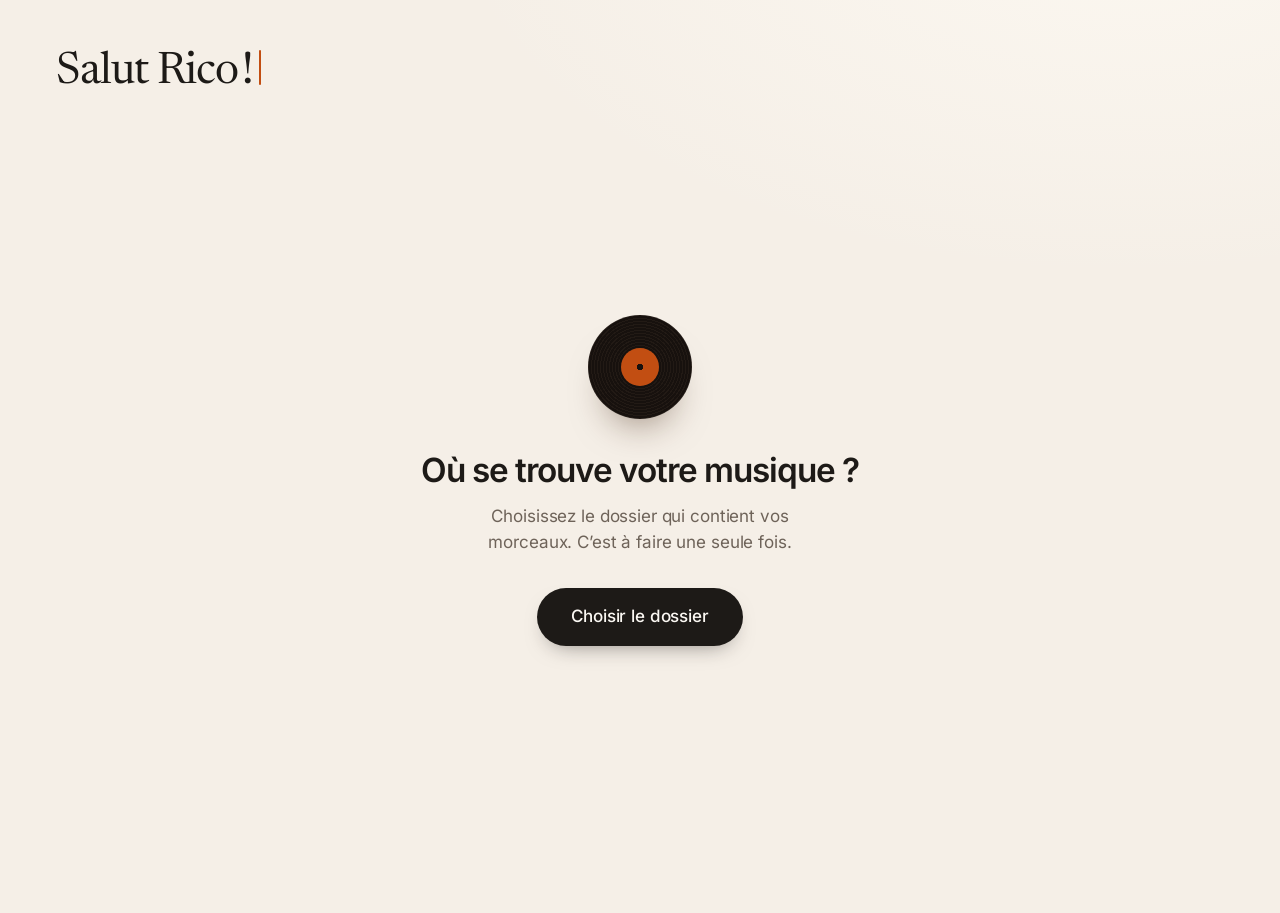
<file: index.html>
<!doctype html>
<html lang="fr">
<head>
  <meta charset="utf-8">
  <meta name="viewport" content="width=device-width, initial-scale=1, viewport-fit=cover">
  <title>Musique</title>
  <meta name="theme-color" content="#F5EFE7">
  <meta name="mobile-web-app-capable" content="yes">
  <meta name="apple-mobile-web-app-capable" content="yes">
  <meta name="apple-mobile-web-app-title" content="Musique">
  <meta name="apple-mobile-web-app-status-bar-style" content="default">
  <link rel="manifest" href="manifest.json">
  <link rel="icon" href="icons/icone-192.png" type="image/png">
  <link rel="icon" href="icons/favicon.svg" type="image/svg+xml">
  <link rel="apple-touch-icon" href="icons/icone-180.png">
  <link rel="preload" href="fonts/inter.woff2" as="font" type="font/woff2" crossorigin>
  <link rel="preload" href="fonts/newsreader.woff2" as="font" type="font/woff2" crossorigin>
  <link rel="stylesheet" href="style.css">
  <script type="module" src="js/app.js"></script>
</head>
<body class="appli">

<div id="app" class="app" data-etat="attente" data-lecture="arret">

  <header class="haut">
    <h1 class="salut">
      <span id="salut-lu" class="sr"></span>
      <span id="salut-place" class="salut-place" aria-hidden="true"></span>
      <span id="salut-frappe" class="salut-frappe" aria-hidden="true"></span>
    </h1>
    <button id="btn-dossier" type="button" class="capsule contour">
      <svg viewBox="0 0 24 24" class="trait" aria-hidden="true"><path d="M3 7.5A2.5 2.5 0 0 1 5.5 5H9l2 2.5h7.5A2.5 2.5 0 0 1 21 10v7.5a2.5 2.5 0 0 1-2.5 2.5h-13A2.5 2.5 0 0 1 3 17.5z"/></svg>
      <span id="btn-dossier-texte">Définir le dossier</span>
    </button>
  </header>

  <div class="corps">

    <nav id="vues" class="vues glissiere" aria-label="Bibliothèque">
      <span class="curseur" aria-hidden="true"></span>
      <button type="button" data-vue="favoris" aria-pressed="false">
        <svg viewBox="0 0 24 24" class="trait" aria-hidden="true"><path d="M12 20.5s-7.5-4.6-9.3-9.2C1.5 8.2 3.4 5 6.6 5c2 0 3.5 1.1 5.4 3.2C13.9 6.1 15.4 5 17.4 5c3.2 0 5.1 3.2 3.9 6.3-1.8 4.6-9.3 9.2-9.3 9.2z"/></svg>
        <span class="vue-nom">Favoris</span>
        <span id="n-favoris" class="vue-nombre">0</span>
      </button>
      <button type="button" data-vue="tout" aria-pressed="true">
        <svg viewBox="0 0 24 24" class="trait" aria-hidden="true"><path d="M9 18V5l11-2v13"/><circle cx="6" cy="18" r="3"/><circle cx="17" cy="16" r="3"/></svg>
        <span class="vue-nom">Tout</span>
        <span id="n-tout" class="vue-nombre">0</span>
      </button>
    </nav>

    <main class="bibliotheque">

      <div class="tete">
        <div id="tete-textes" class="tete-textes">
          <h2 id="vue-titre">Tous les morceaux</h2>
          <p id="vue-compte"></p>
        </div>
        <button id="btn-aleatoire" type="button" class="capsule plein">
          <svg viewBox="0 0 24 24" class="trait" aria-hidden="true"><path d="M16 3h5v5"/><path d="M4 20 21 3"/><path d="M21 16v5h-5"/><path d="m15 15 6 6"/><path d="M4 4l5 5"/></svg>
          <span>Lecture aléatoire</span>
        </button>
      </div>

      <div class="outils">
        <label class="recherche">
          <svg viewBox="0 0 24 24" class="trait" aria-hidden="true"><circle cx="11" cy="11" r="7"/><path d="m20 20-3.5-3.5"/></svg>
          <input id="recherche" type="search" placeholder="Rechercher" aria-label="Rechercher un titre ou un artiste" autocomplete="off" spellcheck="false">
        </label>
        <div id="tri" class="tri glissiere" role="group" aria-label="Trier par">
          <span class="curseur" aria-hidden="true"></span>
          <button type="button" data-tri="titre" aria-pressed="true">Titre</button>
          <button type="button" data-tri="artiste" aria-pressed="false">Artiste</button>
        </div>
      </div>

      <div class="cadre">
        <div id="defilant" class="defilant">
          <ul id="liste"></ul>
          <p id="liste-vide" class="liste-vide" hidden></p>
          <div id="sentinelle"></div>
        </div>
      </div>

      <!-- Chargement -->
      <div class="squelette" aria-hidden="true">
        <span></span><span></span><span></span><span></span><span></span><span></span>
      </div>

      <!-- Premier lancement, permission à redonner, dossier vide -->
      <section id="accueil" class="accueil">
        <div class="accueil-disque" aria-hidden="true"><i></i></div>
        <h2 id="accueil-titre"></h2>
        <p id="accueil-texte"></p>
        <button id="accueil-action" type="button" class="capsule plein grand"></button>
      </section>

    </main>

    <section id="lecteur" class="lecteur" aria-label="En cours de lecture">

      <div class="platine" aria-hidden="true">
        <div id="disque" class="disque"><div class="etiquette"></div></div>
        <div class="reflet"></div>
      </div>

      <div id="infos" class="infos" aria-live="polite">
        <p id="titre" class="titre"></p>
        <p id="artiste" class="artiste"></p>
      </div>

      <div class="progression">
        <div id="barre" class="barre" role="slider" tabindex="0" aria-label="Position dans le morceau" aria-valuemin="0" aria-valuemax="100" aria-valuenow="0">
          <div class="barre-fond"><div id="barre-pleine" class="barre-pleine"></div></div>
        </div>
        <div class="temps"><span id="t-ecoule">0:00</span><span id="t-reste"></span></div>
      </div>

      <div class="commandes">
        <button id="btn-melange" type="button" class="rond petit melange" aria-label="Lecture aléatoire" aria-pressed="true">
          <svg viewBox="0 0 24 24" class="trait" aria-hidden="true"><path d="M16 3h5v5"/><path d="M4 20 21 3"/><path d="M21 16v5h-5"/><path d="m15 15 6 6"/><path d="M4 4l5 5"/></svg>
        </button>
        <button id="btn-precedent" type="button" class="rond saut" aria-label="Morceau précédent">
          <svg viewBox="0 0 24 24" aria-hidden="true"><path d="M18.5 19.2 9.6 12.9a1.1 1.1 0 0 1 0-1.8l8.9-6.3A.9.9 0 0 1 20 5.5v13a.9.9 0 0 1-1.5.7z"/><rect x="4" y="5" width="2.6" height="14" rx="1.1"/></svg>
        </button>
        <button id="btn-lecture" type="button" class="rond jouer" aria-label="Lecture">
          <svg viewBox="0 0 24 24" class="i-pause" aria-hidden="true"><rect x="6.5" y="5" width="3.6" height="14" rx="1.1"/><rect x="13.9" y="5" width="3.6" height="14" rx="1.1"/></svg>
          <svg viewBox="0 0 24 24" class="i-lecture" aria-hidden="true"><path d="M8 5.5v13a1 1 0 0 0 1.5.86l10.5-6.5a1 1 0 0 0 0-1.72L9.5 4.64A1 1 0 0 0 8 5.5z"/></svg>
        </button>
        <button id="btn-suivant" type="button" class="rond saut" aria-label="Morceau suivant">
          <svg viewBox="0 0 24 24" aria-hidden="true"><path d="M5.5 19.2l8.9-6.3a1.1 1.1 0 0 0 0-1.8L5.5 4.8A.9.9 0 0 0 4 5.5v13a.9.9 0 0 0 1.5.7z"/><rect x="17.4" y="5" width="2.6" height="14" rx="1.1"/></svg>
        </button>
        <button id="btn-favori" type="button" class="rond petit coeur" aria-label="Ajouter aux favoris" aria-pressed="false">
          <svg viewBox="0 0 24 24" class="trait" aria-hidden="true"><path d="M12 20.5s-7.5-4.6-9.3-9.2C1.5 8.2 3.4 5 6.6 5c2 0 3.5 1.1 5.4 3.2C13.9 6.1 15.4 5 17.4 5c3.2 0 5.1 3.2 3.9 6.3-1.8 4.6-9.3 9.2-9.3 9.2z"/></svg>
        </button>
      </div>

      <label id="zone-volume" class="volume">
        <svg viewBox="0 0 24 24" class="trait" aria-hidden="true"><path d="M11 5 6 9H3v6h3l5 4z"/></svg>
        <span class="sr">Volume</span>
        <input id="volume" type="range" min="0" max="100" step="1" value="80">
        <svg viewBox="0 0 24 24" class="trait" aria-hidden="true"><path d="M11 5 6 9H3v6h3l5 4z"/><path d="M15.5 8.5a5 5 0 0 1 0 7"/><path d="M18.5 5.5a9 9 0 0 1 0 13"/></svg>
      </label>

      <p id="ensuite" class="ensuite"></p>

    </section>
  </div>
</div>

<p id="avancement" class="avancement" role="status" hidden></p>
<input id="import" type="file" multiple accept="audio/*,.mp3,.m4a,.aac,.wav" hidden>

</body>
</html>
</file>
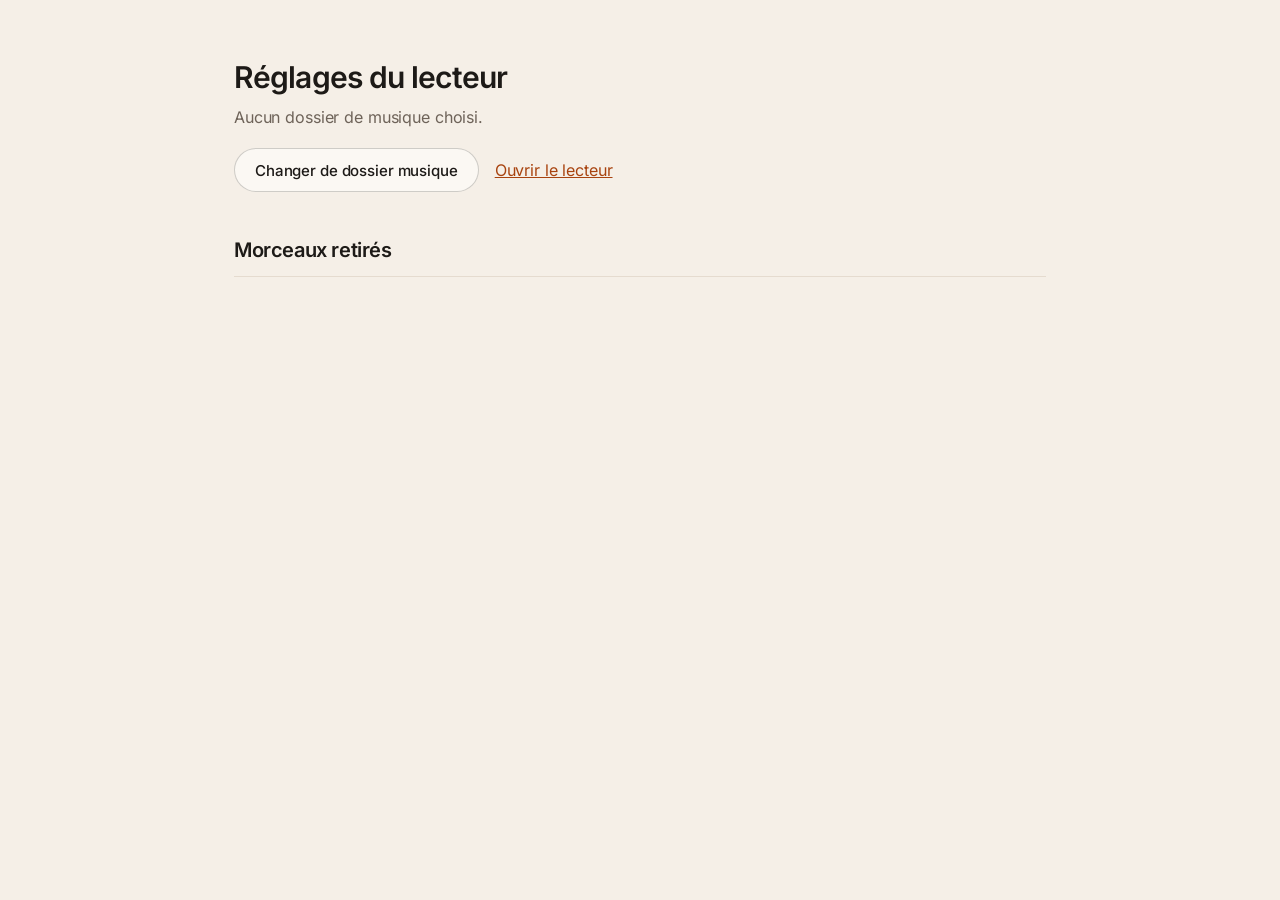
<file: admin.html>
<!doctype html>
<html lang="fr">
<head>
  <meta charset="utf-8">
  <meta name="viewport" content="width=device-width, initial-scale=1">
  <meta name="robots" content="noindex">
  <title>Musique — réglages</title>
  <link rel="icon" href="icons/icone-192.png" type="image/png">
  <link rel="icon" href="icons/favicon.svg" type="image/svg+xml">
  <link rel="stylesheet" href="style.css">
  <script type="module" src="js/admin.js"></script>
</head>
<body>
<main class="ecran admin">
  <h1>Réglages du lecteur</h1>
  <p id="resume">Un instant…</p>

  <div class="ligne">
    <button id="autoriser" type="button" class="plein" hidden>Autoriser l’accès au dossier</button>
    <button id="rescanner" type="button">Rescanner le dossier</button>
    <button id="changer" type="button" hidden>Changer de dossier musique</button>
    <a href="./">Ouvrir le lecteur</a>
  </div>

  <h2>Morceaux retirés</h2>
  <p id="aucun" hidden>Aucun morceau retiré.</p>
  <ul id="masques"></ul>
</main>
</body>
</html>
</file>
<file: style.css>
/* Musique — interface calme, beaucoup d'air, animations douces. */

@font-face {
  font-family: 'Inter';
  font-style: normal;
  font-weight: 400 600;
  font-display: swap;
  src: url('fonts/inter.woff2') format('woff2');
}
@font-face {
  font-family: 'Newsreader';
  font-style: normal;
  font-weight: 400 500;
  font-display: swap;
  src: url('fonts/newsreader.woff2') format('woff2');
}
@font-face {
  font-family: 'Newsreader';
  font-style: italic;
  font-weight: 400 500;
  font-display: swap;
  src: url('fonts/newsreader-italique.woff2') format('woff2');
}

:root {
  --fond: #F5EFE7;
  --surface: #FBF8F3;
  --champ: #ECE4DA;
  --filet: #E5DBCF;
  --selection: #E9E0D5;
  --texte: #1D1A17;
  --second: #6E6359;
  --accent: #C24E12;
  --accent-texte: #A8430F;
  --voile: rgba(29, 26, 23, 0.05);

  --doux: cubic-bezier(0.22, 1, 0.36, 1);
  --ressort: cubic-bezier(0.34, 1.56, 0.64, 1);
  --marge: clamp(20px, 4.4vw, 72px);
  --sans: 'Inter', -apple-system, 'Segoe UI', 'Helvetica Neue', Arial, sans-serif;
  --serif: 'Newsreader', 'Iowan Old Style', 'Palatino Linotype', Georgia, serif;
}

*, *::before, *::after { box-sizing: border-box; }
[hidden] { display: none !important; }

html { -webkit-text-size-adjust: 100%; }

body {
  margin: 0;
  font-family: var(--sans);
  font-size: 16px;
  line-height: 1.4;
  letter-spacing: -0.008em;
  color: var(--texte);
  background: var(--fond);
  -webkit-font-smoothing: antialiased;
  -moz-osx-font-smoothing: grayscale;
  -webkit-tap-highlight-color: transparent;
}

button, input { font: inherit; color: inherit; letter-spacing: inherit; }
button {
  margin: 0;
  padding: 0;
  border: 0;
  background: none;
  cursor: pointer;
  touch-action: manipulation;
}
h1, h2, p, ul { margin: 0; padding: 0; }
ul { list-style: none; }
svg { display: block; flex: none; fill: currentColor; }
svg.trait { fill: none; stroke: currentColor; stroke-width: 1.9; stroke-linecap: round; stroke-linejoin: round; }

:focus-visible { outline: 3px solid rgba(194, 78, 18, 0.5); outline-offset: 3px; }

.sr {
  position: absolute;
  width: 1px;
  height: 1px;
  overflow: hidden;
  clip: rect(0 0 0 0);
  white-space: nowrap;
}

/* ───────────── Structure ───────────── */

body.appli {
  height: 100vh;
  height: 100dvh;
  overflow: hidden;
  background:
    radial-gradient(1100px 620px at 88% -12%, #FCF8F1 0%, rgba(252, 248, 241, 0) 62%),
    var(--fond);
}

.app {
  height: 100%;
  max-width: 1480px;
  margin: 0 auto;
  padding: clamp(22px, 4.6vh, 52px) var(--marge) 0;
  display: flex;
  flex-direction: column;
}

.haut {
  flex: none;
  display: flex;
  flex-wrap: wrap;
  align-items: center;
  justify-content: space-between;
  gap: 16px 40px;
  min-height: 64px;
  animation: monte 0.9s var(--doux) both;
}

.corps {
  flex: 1;
  min-height: 0;
  display: grid;
  grid-template-columns: 208px minmax(0, 1fr) 376px;
  column-gap: clamp(36px, 4.4vw, 72px);
  padding-top: clamp(22px, 5vh, 60px);
}

.vues { animation: monte 0.9s var(--doux) 0.08s both; }
.bibliotheque { animation: monte 0.9s var(--doux) 0.14s both; }
.lecteur { animation: monte 1s var(--doux) 0.22s both; }

@keyframes monte {
  from { opacity: 0; transform: translateY(14px); }
}
@keyframes apparait {
  from { opacity: 0; }
}

/* ───────────── Message d'accueil ───────────── */

.salut {
  position: relative;
  font-family: var(--serif);
  font-weight: 400;
  font-size: clamp(32px, 3.5vw, 54px);
  line-height: 1.12;
  letter-spacing: -0.022em;
}
.salut em { font-style: italic; letter-spacing: -0.018em; }
.salut-place { visibility: hidden; }
.salut-frappe { position: absolute; inset: 0; }
.caret {
  display: inline-block;
  width: 2px;
  height: 0.78em;
  margin: 0 -8px 0 6px; /* n'occupe aucune largeur : le curseur ne passe jamais seul à la ligne */
  vertical-align: -0.04em;
  border-radius: 1px;
  background: var(--accent);
  animation: clignote 0.6s ease-in-out infinite alternate;
  transition: opacity 0.7s ease;
}
.caret.fini { opacity: 0; animation: none; }
@keyframes clignote {
  0%, 35% { opacity: 1; }
  100% { opacity: 0; }
}

/* ───────────── Boutons ───────────── */

.capsule {
  display: inline-flex;
  align-items: center;
  justify-content: center;
  gap: 10px;
  height: 46px;
  padding: 0 22px;
  border-radius: 999px;
  font-size: 15px;
  font-weight: 500;
  white-space: nowrap;
  transition: transform 0.35s var(--ressort), background-color 0.25s ease, box-shadow 0.35s var(--doux), border-color 0.25s ease;
}
.capsule svg { width: 18px; height: 18px; }
.capsule:active { transform: scale(0.955); transition-duration: 0.12s; }

.contour {
  border: 1px solid rgba(29, 26, 23, 0.2);
  background: rgba(251, 248, 243, 0.55);
}
.contour:hover { border-color: rgba(29, 26, 23, 0.42); background: var(--surface); }

.plein {
  padding: 0 24px 0 20px;
  background: var(--texte);
  color: var(--surface);
  box-shadow: 0 10px 22px -12px rgba(29, 26, 23, 0.55);
}
.plein:hover { transform: translateY(-1px); box-shadow: 0 16px 28px -14px rgba(29, 26, 23, 0.6); }
.plein:active { transform: scale(0.955); }
.plein.grand { height: 58px; padding: 0 34px; font-size: 17px; }

.rond {
  position: relative;
  display: grid;
  place-items: center;
  width: 50px;
  height: 50px;
  border-radius: 50%;
  transition: transform 0.4s var(--ressort), background-color 0.25s ease, color 0.25s ease, box-shadow 0.35s var(--doux);
}
.rond svg { width: 26px; height: 26px; }
.rond:hover { background: var(--voile); }
.rond:active { transform: scale(0.88); transition-duration: 0.1s; }
.rond.petit { width: 44px; height: 44px; color: var(--second); }
.rond.petit svg { width: 20px; height: 20px; }

/* ───────────── Glissières (vues, tri) ───────────── */

.glissiere { position: relative; }
.glissiere > button { position: relative; z-index: 1; }
.curseur {
  position: absolute;
  left: 0;
  top: 0;
  border-radius: 12px;
  pointer-events: none;
  opacity: 0;
}
.glissiere.prete .curseur {
  opacity: 1;
  transition: transform 0.55s var(--doux), width 0.55s var(--doux), height 0.55s var(--doux), opacity 0.3s ease;
}

.vues {
  align-self: start;
  display: flex;
  flex-direction: column;
  gap: 4px;
  padding-top: 4px;
}
.vues .curseur { background: var(--selection); }
.vues button {
  display: flex;
  align-items: center;
  gap: 13px;
  height: 48px;
  padding: 0 14px;
  border-radius: 12px;
  font-size: 16px;
  text-align: left;
  transition: transform 0.35s var(--ressort);
}
.vues button:active { transform: scale(0.97); }
.vues button svg { width: 19px; height: 19px; color: var(--accent); }
.vues button[aria-pressed="true"] { font-weight: 600; }
.vue-nom { flex: 1; }
.vue-nombre { font-size: 14px; font-weight: 400; color: var(--second); font-variant-numeric: tabular-nums; }

.tri {
  display: flex;
  gap: 2px;
  padding: 3px;
  border-radius: 14px;
  background: var(--champ);
}
.tri .curseur, .vues.segment .curseur {
  border-radius: 11px;
  background: var(--surface);
  box-shadow: 0 1px 2px rgba(29, 26, 23, 0.12), 0 4px 10px -6px rgba(29, 26, 23, 0.2);
}
.tri button {
  height: 42px;
  padding: 0 20px;
  border-radius: 11px;
  font-size: 15px;
  font-weight: 500;
  color: var(--second);
  transition: color 0.3s ease;
}
.tri button[aria-pressed="true"] { color: var(--texte); }

/* ───────────── Bibliothèque ───────────── */

.bibliotheque {
  min-width: 0;
  min-height: 0;
  display: flex;
  flex-direction: column;
  gap: clamp(18px, 3.2vh, 30px);
}

.tete {
  flex: none;
  display: flex;
  flex-wrap: wrap;
  align-items: flex-end;
  justify-content: space-between;
  gap: 16px 24px;
}
.tete-textes { display: flex; flex-direction: column; gap: 6px; }
.tete-textes.change { animation: glisse 0.5s var(--doux); }
.tete h2 { font-size: 34px; line-height: 1.1; font-weight: 600; letter-spacing: -0.032em; }
.tete p { font-size: 15px; color: var(--second); font-variant-numeric: tabular-nums; min-height: 1.4em; }

@keyframes glisse {
  from { opacity: 0; transform: translateX(-10px); }
}

.outils { flex: none; display: flex; flex-wrap: wrap; align-items: center; gap: 12px; }

.recherche {
  flex: 1 1 240px;
  display: flex;
  align-items: center;
  gap: 11px;
  height: 48px;
  padding: 0 16px;
  border-radius: 14px;
  background: var(--champ);
  color: var(--second);
  cursor: text;
  transition: background-color 0.3s ease, box-shadow 0.3s ease;
}
.recherche svg { width: 18px; height: 18px; }
.recherche:focus-within {
  background: var(--surface);
  box-shadow: 0 0 0 1px rgba(194, 78, 18, 0.55), 0 0 0 5px rgba(194, 78, 18, 0.12);
}
.recherche input {
  flex: 1;
  min-width: 0;
  height: 100%;
  border: 0;
  outline: none;
  background: transparent;
  font-size: 16px;
  color: var(--texte);
  -webkit-appearance: none;
  appearance: none;
}
.recherche input::placeholder { color: var(--second); opacity: 1; }
.recherche input::-webkit-search-cancel-button { -webkit-appearance: none; }

.cadre { position: relative; flex: 1; min-height: 0; margin-top: -6px; }
.cadre::after {
  content: '';
  position: absolute;
  left: 0;
  right: 14px;
  bottom: 0;
  height: 64px;
  background: linear-gradient(to bottom, rgba(245, 239, 231, 0), var(--fond) 92%);
  pointer-events: none;
}
.defilant {
  height: 100%;
  overflow-y: auto;
  overscroll-behavior: contain;
  margin-right: -14px;
  padding: 0 14px 72px 0;
  scrollbar-width: thin;
  scrollbar-color: rgba(29, 26, 23, 0.2) transparent;
}
.defilant::-webkit-scrollbar { width: 10px; }
.defilant::-webkit-scrollbar-thumb {
  border: 3px solid transparent;
  border-radius: 99px;
  background: rgba(29, 26, 23, 0.2);
  background-clip: content-box;
}
.defilant::-webkit-scrollbar-thumb:hover { background-color: rgba(29, 26, 23, 0.38); }

.rangee {
  position: relative;
  display: grid;
  grid-template-columns: minmax(0, 1fr) 44px;
  align-items: center;
  column-gap: 4px;
  padding-right: 8px;
  border-radius: 14px;
  transition: background-color 0.25s ease;
  content-visibility: auto;
  contain-intrinsic-size: auto 64px;
}
.rangee::after {
  content: '';
  position: absolute;
  left: 50px;
  right: 10px;
  bottom: 0;
  height: 1px;
  background: var(--filet);
  transition: opacity 0.25s ease;
}
.rangee:last-child::after { display: none; }
.rangee.entree { animation: monte 0.55s var(--doux) backwards; animation-delay: calc(var(--i) * 24ms); }

.morceau {
  display: grid;
  grid-template-columns: 20px minmax(0, 1.4fr) minmax(0, 1fr) 52px;
  gap: 16px;
  align-items: center;
  width: 100%;
  min-height: 64px;
  padding: 0 0 0 14px;
  border-radius: 14px;
  text-align: left;
}
.morceau:focus-visible { outline-offset: -3px; }
.m-etat { display: flex; align-items: center; height: 14px; }
.m-titre, .m-artiste { white-space: nowrap; overflow: hidden; text-overflow: ellipsis; }
.m-titre { font-size: 17px; font-weight: 500; letter-spacing: -0.014em; transition: color 0.3s ease; }
.m-artiste { font-size: 16px; color: var(--second); }
.m-duree { font-size: 15px; color: var(--second); text-align: right; font-variant-numeric: tabular-nums; }
.rangee.actuelle .m-titre { color: var(--accent-texte); }

.indic { display: flex; align-items: flex-end; height: 14px; animation: apparait 0.35s ease; }
.indic svg { width: 14px; height: 14px; color: var(--accent); display: none; }
.eq { display: flex; align-items: flex-end; gap: 2.5px; height: 14px; }
.eq i {
  width: 2.5px;
  height: 14px;
  border-radius: 2px;
  background: var(--accent);
  transform-origin: bottom;
  animation: eq 0.7s ease-in-out infinite alternate;
}
.eq i:nth-child(2) { animation-delay: -0.35s; }
.eq i:nth-child(3) { animation-delay: -0.6s; }
@keyframes eq {
  from { transform: scaleY(0.25); }
  to { transform: scaleY(1); }
}
.app:not([data-lecture="joue"]) .indic .eq { display: none; }
.app:not([data-lecture="joue"]) .indic svg { display: block; }

.coeur svg { transition: fill 0.25s ease, transform 0.45s var(--ressort); }
.coeur[aria-pressed="true"] { color: var(--accent); }
.coeur[aria-pressed="true"] svg { fill: var(--accent); }
.coeur.bat svg { animation: bat 0.5s var(--ressort); }
@keyframes bat {
  0% { transform: scale(1); }
  35% { transform: scale(0.72); }
  70% { transform: scale(1.22); }
  100% { transform: scale(1); }
}

.rangee .coeur {
  display: grid;
  place-items: center;
  width: 44px;
  height: 44px;
  border-radius: 12px;
  color: var(--second);
  transition: opacity 0.25s ease, transform 0.4s var(--ressort), background-color 0.25s ease;
}
.rangee .coeur svg { width: 18px; height: 18px; }
.rangee .coeur:active { transform: scale(0.85); }

@media (hover: hover) {
  .rangee:hover { background: rgba(29, 26, 23, 0.04); }
  .rangee:hover::after, .rangee:has(+ .rangee:hover)::after { opacity: 0; }
  .rangee .coeur[aria-pressed="false"] { opacity: 0; }
  .rangee:hover .coeur, .rangee .coeur:focus-visible { opacity: 1; }
  .rangee .coeur:hover { background: var(--voile); }
}

.liste-vide { padding: 44px 14px; font-size: 16px; line-height: 1.65; color: var(--second); animation: monte 0.5s var(--doux); }

/* Chargement */
.squelette { display: flex; flex-direction: column; gap: 14px; padding-top: 8px; }
.squelette span {
  height: 50px;
  border-radius: 14px;
  background: linear-gradient(100deg, var(--champ) 30%, #F3ECE3 50%, var(--champ) 70%);
  background-size: 300% 100%;
  animation: reflet 1.6s ease-in-out infinite;
}
.squelette span:nth-child(2) { opacity: 0.85; }
.squelette span:nth-child(3) { opacity: 0.7; }
.squelette span:nth-child(4) { opacity: 0.55; }
.squelette span:nth-child(5) { opacity: 0.4; }
.squelette span:nth-child(6) { opacity: 0.25; }
@keyframes reflet {
  from { background-position: 100% 0; }
  to { background-position: 0 0; }
}

/* Premier lancement, permission, dossier vide */
.accueil {
  margin: auto;
  padding-bottom: 10vh;
  display: flex;
  flex-direction: column;
  align-items: center;
  gap: 14px;
  text-align: center;
  animation: monte 0.9s var(--doux) 0.1s both;
}
.accueil-disque {
  display: grid;
  place-items: center;
  width: 104px;
  height: 104px;
  margin-bottom: 18px;
  border-radius: 50%;
  background: repeating-radial-gradient(circle at 50% 50%, #221A15 0 1px, #17110E 1px 3px);
  box-shadow: 0 24px 36px -20px rgba(60, 30, 10, 0.5);
}
.accueil-disque i { width: 38px; height: 38px; border-radius: 50%; background: radial-gradient(circle, #17110E 0 11%, var(--accent) 13%); }
.accueil h2 { font-size: clamp(26px, 2.6vw, 34px); font-weight: 600; letter-spacing: -0.03em; line-height: 1.15; }
.accueil p { max-width: 26em; margin-bottom: 18px; font-size: 17px; line-height: 1.55; color: var(--second); text-wrap: balance; }

.app[data-etat="attente"] :is(.tete, .outils, .cadre, .accueil),
.app:not([data-etat="attente"]) .squelette,
.app[data-etat="pret"] .accueil,
.app:is([data-etat="installer"], [data-etat="autoriser"], [data-etat="vide"]) :is(.tete, .outils, .cadre, .vues, .lecteur) { display: none; }
.app:is([data-etat="installer"], [data-etat="autoriser"], [data-etat="vide"]) .corps { grid-template-columns: minmax(0, 1fr); }
.app:is([data-etat="attente"], [data-etat="installer"]) #btn-dossier { visibility: hidden; }

/* ───────────── Lecteur ───────────── */

.lecteur {
  position: relative;
  align-self: start;
  max-height: calc(100% - 28px);
  overflow: hidden auto;
  scrollbar-width: none;
  display: flex;
  flex-direction: column;
  gap: clamp(13px, 2.7vh, 30px);
  padding: clamp(22px, 4.4vh, 44px) 36px clamp(18px, 3.2vh, 32px);
  border-radius: 34px;
  background: var(--surface);
  box-shadow:
    inset 0 1px 0 rgba(255, 255, 255, 0.9),
    0 0 0 1px rgba(29, 26, 23, 0.035),
    0 14px 28px -18px rgba(60, 30, 10, 0.1),
    0 44px 90px -44px rgba(60, 30, 10, 0.3);
}
.lecteur::-webkit-scrollbar { display: none; }

.platine {
  position: relative;
  flex: none;
  width: clamp(92px, calc(46vh - 184px), 236px); /* suit la hauteur de l'écran */
  aspect-ratio: 1;
  margin: 0 auto;
  transition: transform 0.9s var(--doux);
}
.app:not([data-lecture="joue"]) .platine { transform: scale(0.94); }
.disque {
  position: absolute;
  inset: 0;
  display: grid;
  place-items: center;
  border-radius: 50%;
  background: repeating-radial-gradient(circle at 50% 50%, #221A15 0 1px, #17110E 1px 3px);
  box-shadow: 0 26px 44px -22px rgba(60, 30, 10, 0.55), 0 2px 5px rgba(29, 26, 23, 0.22);
  will-change: transform;
}
.etiquette {
  position: relative;
  display: grid;
  place-items: center;
  width: 36.5%;
  aspect-ratio: 1;
  border-radius: 50%;
  background: radial-gradient(circle at 34% 28%, #DA6A30, var(--accent) 58%, #A9400C);
}
.etiquette::before {
  content: '';
  position: absolute;
  top: 16%;
  left: 50%;
  width: 18%;
  height: 2px;
  margin-left: -9%;
  border-radius: 1px;
  background: #F5D9C2;
}
.etiquette::after {
  content: '';
  width: 11.5%;
  aspect-ratio: 1;
  border-radius: 50%;
  background: #17110E;
}
.reflet {
  position: absolute;
  inset: 0;
  border-radius: 50%;
  pointer-events: none;
  background: conic-gradient(from 20deg, rgba(255, 255, 255, 0) 0deg, rgba(255, 255, 255, 0.12) 30deg, rgba(255, 255, 255, 0) 60deg, rgba(255, 255, 255, 0) 200deg, rgba(255, 255, 255, 0.07) 230deg, rgba(255, 255, 255, 0) 260deg);
}

.infos { display: flex; flex-direction: column; gap: 6px; min-width: 0; text-align: center; }
.infos.change { animation: titre 0.6s var(--doux); }
@keyframes titre {
  from { opacity: 0; transform: translateY(10px); filter: blur(3px); }
}
.titre {
  font-size: 24px;
  line-height: 1.2;
  font-weight: 600;
  letter-spacing: -0.026em;
  text-wrap: balance;
  display: -webkit-box;
  -webkit-box-orient: vertical;
  -webkit-line-clamp: 2;
  overflow: hidden;
}
.artiste { font-size: 17px; color: var(--second); white-space: nowrap; overflow: hidden; text-overflow: ellipsis; }

.progression { display: flex; flex-direction: column; gap: 2px; }
.barre { display: flex; align-items: center; height: 20px; cursor: pointer; touch-action: none; border-radius: 6px; }
.barre-fond {
  flex: 1;
  height: 4px;
  overflow: hidden;
  border-radius: 99px;
  background: var(--filet);
  transition: height 0.3s var(--doux);
}
.barre:hover .barre-fond, .barre.glisse .barre-fond { height: 8px; }
.barre-pleine {
  width: 100%;
  height: 100%;
  background: var(--texte);
  transform-origin: left center;
  transform: scaleX(var(--part, 0));
  transition: transform 0.3s linear;
}
.barre.glisse .barre-pleine, .barre.net .barre-pleine { transition: none; }
.temps { display: flex; justify-content: space-between; font-size: 13px; color: var(--second); font-variant-numeric: tabular-nums; }

.commandes { display: flex; align-items: center; justify-content: space-between; }

.jouer {
  width: 68px;
  height: 68px;
  background: var(--texte);
  color: var(--surface);
  box-shadow: 0 14px 24px -12px rgba(29, 26, 23, 0.6);
}
.jouer:hover { background: var(--texte); transform: scale(1.05); box-shadow: 0 18px 30px -12px rgba(29, 26, 23, 0.62); }
.jouer:active { transform: scale(0.92); }
.jouer svg {
  grid-area: 1 / 1;
  transition: opacity 0.25s ease, transform 0.45s var(--ressort);
}
.jouer .i-lecture { margin-left: 3px; }
.app[data-lecture="joue"] .i-lecture,
.app:not([data-lecture="joue"]) .i-pause { opacity: 0; transform: scale(0.4) rotate(-45deg); }

.melange::after {
  content: '';
  position: absolute;
  bottom: 4px;
  left: 50%;
  width: 4px;
  height: 4px;
  margin-left: -2px;
  border-radius: 50%;
  background: var(--accent);
  transform: scale(0);
  transition: transform 0.4s var(--ressort);
}
.melange[aria-pressed="true"] { color: var(--accent); }
.melange[aria-pressed="true"]::after { transform: scale(1); }

.volume { display: flex; align-items: center; gap: 12px; color: var(--second); }
.volume svg { width: 17px; height: 17px; }
.volume input {
  --niveau: 80%;
  flex: 1;
  min-width: 0;
  height: 28px;
  margin: 0;
  background: transparent;
  cursor: pointer;
  -webkit-appearance: none;
  appearance: none;
}
.volume input::-webkit-slider-runnable-track {
  height: 4px;
  border-radius: 99px;
  background: linear-gradient(to right, var(--texte) var(--niveau), var(--filet) var(--niveau));
}
.volume input::-webkit-slider-thumb {
  -webkit-appearance: none;
  width: 18px;
  height: 18px;
  margin-top: -7px;
  border-radius: 50%;
  background: #fff;
  box-shadow: 0 1px 4px rgba(29, 26, 23, 0.3), 0 0 0 0.5px rgba(29, 26, 23, 0.14);
  transition: transform 0.3s var(--ressort);
}
.volume input:hover::-webkit-slider-thumb { transform: scale(1.15); }
.volume input:active::-webkit-slider-thumb { transform: scale(1.3); }
.volume input::-moz-range-track { height: 4px; border-radius: 99px; background: var(--filet); }
.volume input::-moz-range-progress { height: 4px; border-radius: 99px; background: var(--texte); }
.volume input::-moz-range-thumb {
  width: 18px;
  height: 18px;
  border: 0;
  border-radius: 50%;
  background: #fff;
  box-shadow: 0 1px 4px rgba(29, 26, 23, 0.3), 0 0 0 0.5px rgba(29, 26, 23, 0.14);
}

.ensuite {
  padding-top: clamp(14px, 2.2vh, 20px);
  border-top: 1px solid #ECE3D8;
  font-size: 14px;
  line-height: 1.5;
  color: var(--second);
  text-align: center;
  white-space: nowrap;
  overflow: hidden;
  text-overflow: ellipsis;
  min-height: calc(1.5em + clamp(14px, 2.2vh, 20px) + 1px);
}
.ensuite b { font-weight: 500; color: var(--texte); }
.ensuite:empty { border-color: transparent; }
.ensuite.change { animation: apparait 0.6s ease; }

.avancement {
  position: fixed;
  left: 50%;
  top: 24px;
  z-index: 5;
  transform: translateX(-50%);
  padding: 12px 22px;
  border-radius: 999px;
  background: rgba(29, 26, 23, 0.92);
  color: var(--surface);
  font-size: 15px;
  font-weight: 500;
  box-shadow: 0 16px 30px -14px rgba(29, 26, 23, 0.6);
  animation: monte 0.4s var(--doux);
}

/* ───────────── Écrans moyens : les vues passent au-dessus de la liste ───────────── */

@media (max-width: 1180px) {
  .corps {
    grid-template-columns: minmax(0, 1fr) 344px;
    grid-template-rows: auto minmax(0, 1fr);
    row-gap: clamp(16px, 2.6vh, 24px);
    column-gap: clamp(28px, 4vw, 48px);
  }
  .vues {
    grid-column: 1;
    justify-self: start;
    flex-direction: row;
    gap: 2px;
    padding: 3px;
    border-radius: 14px;
    background: var(--champ);
  }
  .vues .curseur {
    border-radius: 11px;
    background: var(--surface);
    box-shadow: 0 1px 2px rgba(29, 26, 23, 0.12), 0 4px 10px -6px rgba(29, 26, 23, 0.2);
  }
  .vues button { height: 42px; padding: 0 18px 0 14px; gap: 9px; border-radius: 11px; font-size: 15px; font-weight: 500; }
  .vues button[aria-pressed="true"] { font-weight: 500; }
  .vues button svg { width: 17px; height: 17px; }
  .bibliotheque { grid-column: 1; grid-row: 2; }
  .lecteur { grid-column: 2; grid-row: 1 / span 2; padding-inline: 30px; }
  .tete h2 { font-size: 30px; }
}

/* ───────────── Écrans étroits (iPad portrait, téléphone) : lecteur en barre ───────────── */

@media (max-width: 860px) {
  .corps { grid-template-columns: minmax(0, 1fr); }
  .defilant { padding-bottom: 150px; }
  .cadre::after { display: none; }

  .lecteur {
    position: fixed;
    left: max(12px, env(safe-area-inset-left));
    right: max(12px, env(safe-area-inset-right));
    bottom: max(12px, env(safe-area-inset-bottom));
    z-index: 4;
    max-height: none;
    overflow: hidden;
    display: grid;
    grid-template-columns: 54px minmax(0, 1fr) auto;
    align-items: center;
    gap: 14px;
    padding: 12px 14px 12px 12px;
    border-radius: 26px;
    background: rgba(251, 248, 243, 0.84);
    -webkit-backdrop-filter: saturate(180%) blur(22px);
    backdrop-filter: saturate(180%) blur(22px);
    box-shadow: inset 0 1px 0 rgba(255, 255, 255, 0.8), 0 0 0 1px rgba(29, 26, 23, 0.06), 0 24px 48px -20px rgba(60, 30, 10, 0.4);
  }
  .platine { width: 54px; margin: 0; }
  .disque { box-shadow: 0 6px 12px -6px rgba(60, 30, 10, 0.5); }
  .infos { gap: 1px; text-align: left; }
  .titre { font-size: 16px; letter-spacing: -0.015em; -webkit-line-clamp: 1; }
  .artiste { font-size: 14px; }
  .progression { position: absolute; left: 26px; right: 26px; bottom: 0; }
  .barre { height: 3px; pointer-events: none; }
  .barre-fond { height: 3px; background: transparent; }
  .barre-pleine { background: var(--accent); }
  .temps, .volume, .ensuite { display: none; }
  .commandes { gap: 2px; }
  .rond { width: 46px; height: 46px; }
  .jouer { width: 48px; height: 48px; box-shadow: none; }
  .jouer svg { width: 22px; height: 22px; }
  .tete h2 { font-size: 28px; }
}

@media (max-width: 600px) {
  .app { padding-top: 18px; }
  .salut { font-size: 30px; }
  #btn-dossier { height: 44px; padding: 0 16px; }
  .melange, #btn-precedent { display: none; }
  .morceau { grid-template-columns: 20px minmax(0, 1fr); grid-template-rows: auto auto; row-gap: 1px; column-gap: 12px; padding-block: 10px; }
  .m-etat { grid-row: 1 / span 2; }
  .m-artiste { grid-column: 2; font-size: 15px; }
  .m-duree { display: none; }
  .tri { flex: 1; }
  .tri button { flex: 1; padding: 0 12px; }
  #btn-aleatoire { width: 100%; }
}

@media (max-height: 620px) and (min-width: 861px) {
  .haut { min-height: 52px; }
  .salut { font-size: clamp(28px, 3vw, 40px); }
}

@media (prefers-reduced-motion: reduce) {
  *, *::before, *::after { animation: none !important; transition: none !important; }
}

/* ───────────── Page admin ───────────── */

.admin { max-width: 860px; margin: 0 auto; padding: 56px 24px; }
.admin h1 { font-size: 30px; font-weight: 600; letter-spacing: -0.03em; }
.admin h2 { margin: 44px 0 12px; font-size: 20px; font-weight: 600; letter-spacing: -0.02em; }
.admin p { margin: 8px 0 20px; color: var(--second); }
.admin .ligne { display: flex; flex-wrap: wrap; align-items: center; gap: 12px 16px; }
.admin button {
  height: 44px;
  padding: 0 20px;
  border: 1px solid rgba(29, 26, 23, 0.2);
  border-radius: 999px;
  background: var(--surface);
  font-size: 15px;
  font-weight: 500;
}
.admin button.plein { border-color: var(--texte); background: var(--texte); color: var(--surface); }
.admin a { color: var(--accent-texte); }
.admin ul { border-top: 1px solid var(--filet); }
.admin li { display: flex; align-items: center; justify-content: space-between; gap: 16px; padding: 12px 0; border-bottom: 1px solid var(--filet); }
.admin li span { min-width: 0; overflow-wrap: anywhere; font-weight: 500; }
.admin small { display: block; font-size: 14px; font-weight: 400; color: var(--second); }
</file>
